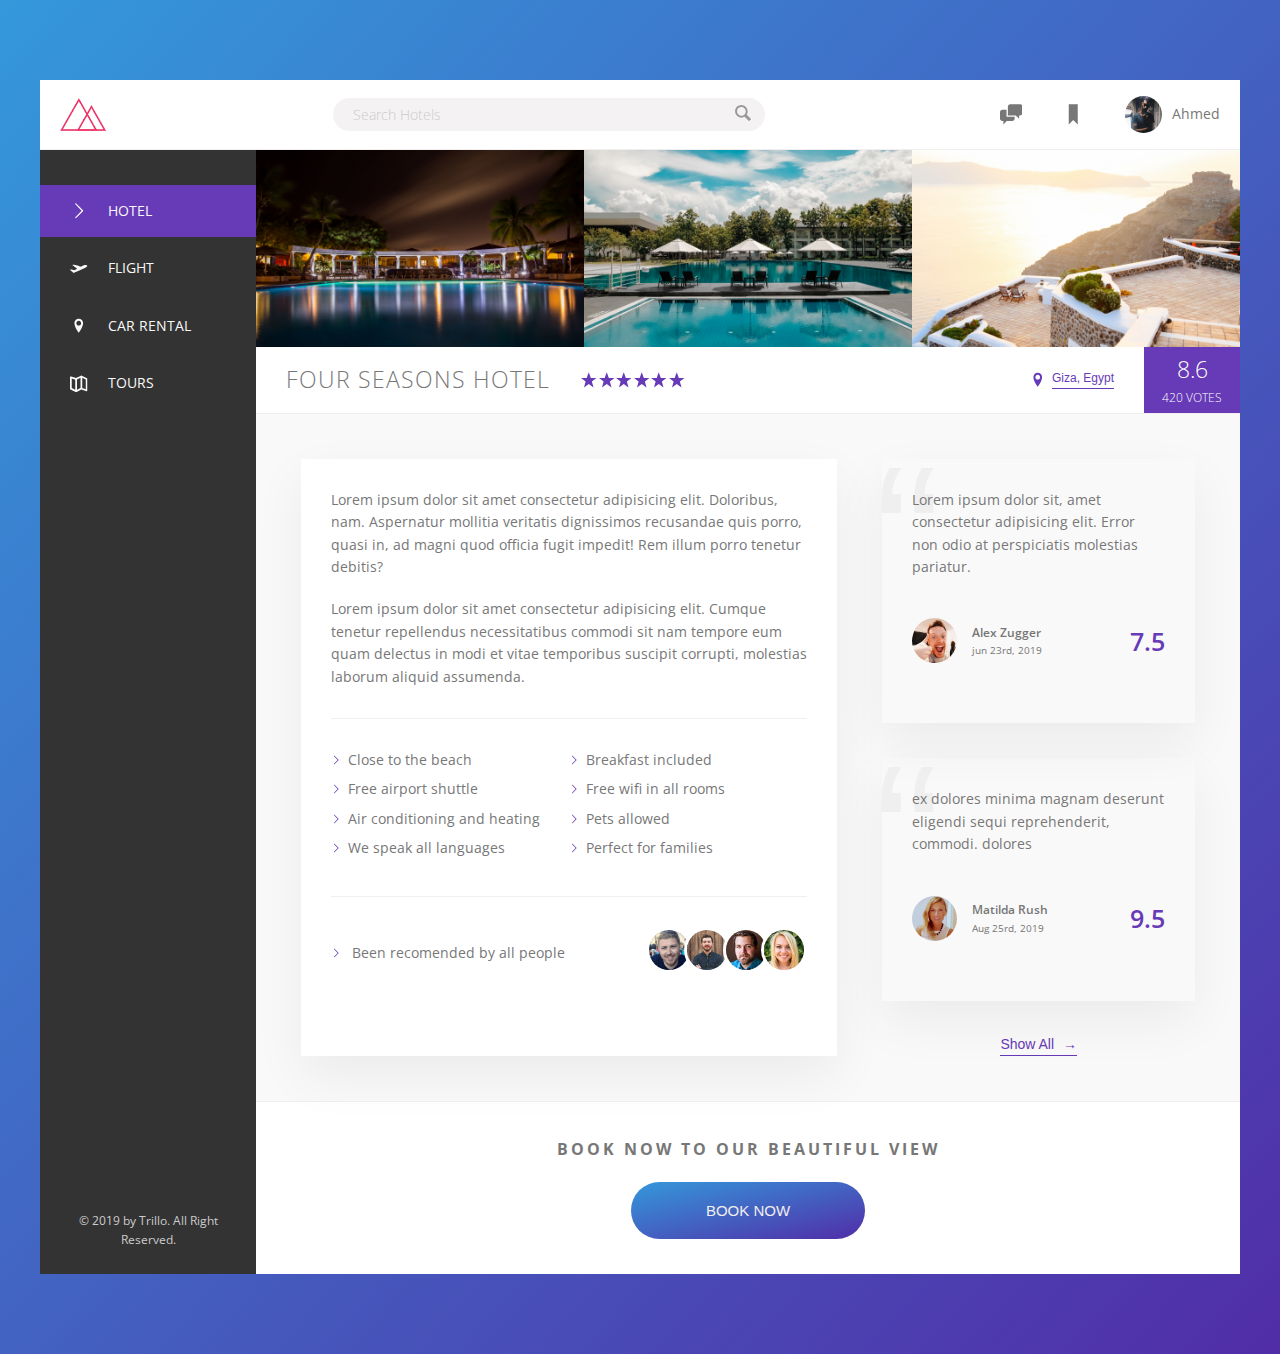
<file: index.html>
<!DOCTYPE html>
<html lang="en">

<head>
    <meta charset="UTF-8">
    <meta name="viewport" content="width=device-width, initial-scale=1.0">

    <link href="https://fonts.googleapis.com/css?family=Open+Sans:300,400,600" rel="stylesheet">
    <link rel="stylesheet" href="sass/main.css">
    <link rel="shortcut icon" type="image/png" href="img/favicon.png">

    <title>trillo &mdash; Your all-in-one booking app</title>
</head>

<body>
    <div class="cont">
        <header class="header">
            <img src="img/logo.png" alt="trillo logo" class="logo">

            <form action="#" class="search">
                <input type="text" placeholder="Search Hotels" class="search__input">
                <button class="search__btn">
                    <svg class="search__icon">
                        <use xlink:href="img/sprite.svg#icon-magnifying-glass"></use>
                    </svg>
                </button>
            </form>
            <nav class="user-nav">
                <div class="user-nav__icon-box">
                    <svg class="user-nav__icon">
                        <use xlink:href="img/sprite.svg#icon-chat"></use>
                    </svg>
                </div>
                <div class="user-nav__icon-box"><svg class="user-nav__icon">
                        <use xlink:href="img/sprite.svg#icon-bookmark"></use>
                    </svg>
                </div>
                <div class="user-nav__user">
                    <img src="img/mmm.jpg" alt="User Photo" class="user-nav__user-photo">
                    <span class="user-nav__user-name">Ahmed</span>
                </div>
            </nav>

        </header>

        <div class="content">
            <nav class="sidebar">
                <ul class="side-nav">
                    <li class="side-nav__item side-nav__item--active"><a href="#" class="side-nav__link"><svg
                                class="side-nav__icon">
                                <use xlink:href="img/sprite.svg#icon-chevron-thin-right"></use>
                            </svg><span class="side-nav__text">Hotel</span></a></li>
                    <li class="side-nav__item"><a href="#" class="side-nav__link"><svg class="side-nav__icon">
                                <use xlink:href="img/sprite.svg#icon-aircraft-take-off"></use>
                            </svg><span class="side-nav__text">flight</span></a></li>
                    <li class="side-nav__item"><a href="#" class="side-nav__link"><svg class="side-nav__icon">
                                <use xlink:href="img/sprite.svg#icon-location-pin"></use>
                            </svg><span class="side-nav__text">Car rental </span></a></li>
                    <li class="side-nav__item"><a href="#" class="side-nav__link"><svg class="side-nav__icon">
                                <use xlink:href="img/sprite.svg#icon-map"></use>
                            </svg><span class="side-nav__text">Tours</span></a></li>

                </ul>
                <div class="legal">
                    &copy; 2019 by Trillo. All Right Reserved.
                </div>
            </nav>
            <div class="hotel-view">
                <div class="gallery">
                    <div class="gallery_item"><img src="img/hotel-1.jpg" alt="Photo Gallery" class="gallery__photo">
                    </div>
                    <div class="gallery__item"><img src="img/hotel-2.jpg" alt="Photo Gallery" class="gallery__photo">
                    </div>
                    <div class="gallery__item"><img src="img/hotel-3.jpg" alt="Photo Gallery" class="gallery__photo">
                    </div>
                </div>
                <div class="overview">
                    <h1 class="overview__heading">Four Seasons Hotel</h1>
                    <div class="overview__stars">
                        <svg class="overview__star-icon">
                            <use xlink:href="img/sprite.svg#icon-star"></use>
                        </svg>
                        <svg class="overview__star-icon">
                            <use xlink:href="img/sprite.svg#icon-star"></use>
                        </svg>
                        <svg class="overview__star-icon">
                            <use xlink:href="img/sprite.svg#icon-star"></use>
                        </svg>
                        <svg class="overview__star-icon">
                            <use xlink:href="img/sprite.svg#icon-star"></use>
                        </svg>
                        <svg class="overview__star-icon">
                            <use xlink:href="img/sprite.svg#icon-star"></use>
                        </svg>
                        <svg class="overview__star-icon">
                            <use xlink:href="img/sprite.svg#icon-star"></use>
                        </svg>
                    </div>
                    <div class="overview__location">
                        <svg class="overview__location-icon">
                            <use xlink:href="img/sprite.svg#icon-location-pin"></use>
                        </svg>
                        <button class="btn-select">Giza, Egypt</button>
                    </div>
                    <div class="overview__rating">
                        <div class="overview__rating-average">
                            8.6
                        </div>
                        <div class="overview__rating-count">
                            420 votes
                        </div>
                    </div>
                </div>
                <div class="details">
                    <div class="description">

                        <p class="paragraph">Lorem ipsum dolor sit amet consectetur adipisicing elit. Doloribus, nam.
                            Aspernatur
                            mollitia veritatis dignissimos recusandae quis porro, quasi in, ad magni quod officia
                            fugit impedit! Rem illum porro tenetur debitis?</p>
                        <p class="paragraph">
                            Lorem ipsum dolor sit amet consectetur adipisicing elit. Cumque tenetur repellendus
                            necessitatibus commodi sit nam tempore eum quam delectus in modi et vitae temporibus
                            suscipit corrupti, molestias laborum aliquid assumenda.
                        </p>
                        <ul class="list">
                            <li class="list__item">Close to the beach</li>
                            <li class="list__item">Breakfast included</li>
                            <li class="list__item">Free airport shuttle</li>
                            <li class="list__item">Free wifi in all rooms</li>
                            <li class="list__item">Air conditioning and heating</li>
                            <li class="list__item">Pets allowed</li>
                            <li class="list__item">We speak all languages</li>
                            <li class="list__item">Perfect for families</li>
                        </ul>
                        <div class="recomend">
                            <p class="recomend__count">
                                Been recomended by all people
                            </p>
                            <div class="recomend__img">
                                <img src="img/user-3.jpg" alt="Photo" class="recomend__photo">
                                <img src="img/user-4.jpg" alt="Photo" class="recomend__photo">
                                <img src="img/user-5.jpg" alt="Photo" class="recomend__photo">
                                <img src="img/user-6.jpg" alt="Photo" class="recomend__photo">
                            </div>
                        </div>

                    </div>

                    <div class="user-reviews">
                        <figure class="review">
                            <blockquote class="review__text">Lorem ipsum dolor sit, amet consectetur adipisicing elit.
                                Error non odio at perspiciatis molestias pariatur.</blockquote>
                            <figcaption class="review__user-box">
                                <img src="img/user-1.jpg" alt="user-reivew" class="review__user-photo">
                                <div class="review__user">
                                    <p class="review__user-name">Alex Zugger</p>
                                    <p class="review__user-date">jun 23rd, 2019</p>
                                </div>
                                <div class="review__user-rating">
                                    7.5
                                </div>

                            </figcaption>


                        </figure>
                        <figure class="review">
                            <blockquote class="review__text"> ex dolores minima magnam deserunt
                                    eligendi sequi reprehenderit, commodi.
                                    dolores</blockquote>
                            <figcaption class="review__user-box">
                                <img src="img/user-2.jpg" alt="user-review" class="review__user-photo">
                                <div class="review__user">
                                    <p class="review__user-name">Matilda Rush</p>
                                    <p class="review__user-date">Aug 25rd, 2019</p>
                                </div>
                                <div class="review__user-rating">9.5

                                </div>

                            </figcaption>


                        </figure>
                        <button class="btn-select">Show All <span class="arrow">&rarr;</span></button>
                    </div>

                </div>
                <div class="cta">
                    <h2 class="cta__text">
                        Book now to our beautiful view
                    </h2>
                    <button class="btn">
                        <span class="visible">Book Now</span>
                        <span class="invisible">Only 4 room left!</span>
                    </button>


                </div>

            </div>
        </div>
    </div>
</body>

</html>
</file>
<file: sass/main.css>
/* COLORS */
/*$color-primary:#2980b9 ;
$color-primary-light: #3498db;
$color-primary-dark: #BA265D; */
* {
  margin: 0;
  padding: 0;
}

*,
*::before,
*::after {
  -webkit-box-sizing: inherit;
          box-sizing: inherit;
}

html {
  -webkit-box-sizing: border-box;
          box-sizing: border-box;
  font-size: 62.5%;
}

body {
  font-family: 'Open Sans' , sans-serif;
  font-weight: 400;
  line-height: 1.6;
  color: #777;
  background-image: -webkit-gradient(linear, left top, right bottom, from(#3498db), to(#512DA8));
  background-image: linear-gradient(to right bottom, #3498db, #512DA8);
  background-repeat: none;
  min-height: 100vh;
}

.cont {
  width: 120rem;
  margin: 8rem auto;
  background-color: #faf9f9;
  min-height: 50rem;
}

.header {
  font-size: 1.4rem;
  height: 7rem;
  background-color: #fff;
  border-bottom: 1px solid #f0eeee;
  display: -webkit-box;
  display: -ms-flexbox;
  display: flex;
  -webkit-box-pack: justify;
      -ms-flex-pack: justify;
          justify-content: space-between;
  -webkit-box-align: center;
      -ms-flex-align: center;
          align-items: center;
}

.content {
  display: -webkit-box;
  display: -ms-flexbox;
  display: flex;
}

.sidebar {
  background-color: #333;
  -webkit-box-flex: 0;
      -ms-flex: 0 0 18%;
          flex: 0 0 18%;
  display: -webkit-box;
  display: -ms-flexbox;
  display: flex;
  -webkit-box-orient: vertical;
  -webkit-box-direction: normal;
      -ms-flex-direction: column;
          flex-direction: column;
  -webkit-box-pack: justify;
      -ms-flex-pack: justify;
          justify-content: space-between;
}

.hotel-view {
  -webkit-box-flex: 1;
      -ms-flex: 1;
          flex: 1;
  background-color: #fff;
}

.details {
  display: -webkit-box;
  display: -ms-flexbox;
  display: flex;
  padding: 4.5rem;
  background-color: #faf9f9;
  border-bottom: 1px solid #f0eeee;
}

.description {
  font-size: 1.4rem;
  -webkit-box-flex: 0;
      -ms-flex: 0 0 60%;
          flex: 0 0 60%;
  background-color: #fff;
  margin-right: 4.5rem;
  -webkit-box-shadow: 0rem 2rem 5rem rgba(0, 0, 0, 0.06);
          box-shadow: 0rem 2rem 5rem rgba(0, 0, 0, 0.06);
  padding: 3rem;
}

.user-reviews {
  -webkit-box-flex: 1;
      -ms-flex: 1;
          flex: 1;
  background-color: #faf9f9;
  font-size: 1.4rem;
  display: -webkit-box;
  display: -ms-flexbox;
  display: flex;
  -webkit-box-orient: vertical;
  -webkit-box-direction: normal;
      -ms-flex-direction: column;
          flex-direction: column;
  -webkit-box-align: center;
      -ms-flex-align: center;
          align-items: center;
}

.btn-select {
  display: inline-block;
  border: none;
  color: #673AB7;
  background-color: transparent;
  padding-bottom: 3px;
  border-bottom: 1px solid currentColor;
  font-size: inherit;
  cursor: pointer;
  -webkit-transition: all .3s;
  transition: all .3s;
}

.btn-select:hover {
  color: black;
}

.btn-select:hover .arrow {
  margin-left: 1.5rem;
  -webkit-transition: margin-left .3s;
  transition: margin-left .3s;
}

.paragraph:not(:last-of-type) {
  margin-bottom: 2rem;
}

.list {
  list-style: none;
  margin: 3rem 0;
  padding: 3rem 0;
  border-top: 1px solid #f0eeee;
  border-bottom: 1px solid #f0eeee;
  display: -webkit-box;
  display: -ms-flexbox;
  display: flex;
  -ms-flex-wrap: wrap;
      flex-wrap: wrap;
}

.list__item {
  -webkit-box-flex: 0;
      -ms-flex: 0 0 50%;
          flex: 0 0 50%;
  margin-bottom: 0.7rem;
}

.list__item::before {
  content: "";
  display: inline-block;
  width: 1rem;
  height: 1rem;
  -webkit-mask-image: url("../img/SVG/chevron-thin-right.svg");
  background-color: #673AB7;
  -webkit-mask-size: cover;
  margin-right: .7rem;
}

.logo {
  height: 3.25rem;
  margin-left: 2rem;
  color: #673AB7;
}

.search {
  -webkit-box-flex: 0;
      -ms-flex: 0 0 40%;
          flex: 0 0 40%;
  display: -webkit-box;
  display: -ms-flexbox;
  display: flex;
  -webkit-box-pack: center;
      -ms-flex-pack: center;
          justify-content: center;
  -ms-flex-item-align: center;
      align-self: center;
}

.search__input {
  border: none;
  font-size: inherit;
  font-family: inherit;
  background-color: #f4f2f2;
  color: inherit;
  border-radius: 100px;
  width: 90%;
  padding: 0.7rem 2rem;
  -webkit-transition: all 0.2s;
  transition: all 0.2s;
}

.search__input:focus {
  width: 100%;
  outline: none;
}

.search__input::-webkit-input-placeholder {
  color: #ccc;
  font-weight: 100;
}

.search__btn {
  border: none;
  margin-left: -3.25rem;
  background-color: #f4f2f2;
  -webkit-transition: all 0.2s;
  transition: all 0.2s;
}

.search__btn:focus {
  outline: none;
}

.search__btn:active {
  -webkit-transform: translateY(1px);
          transform: translateY(1px);
}

.search__icon {
  height: 2rem;
  width: 2rem;
  fill: #999;
}

.user-nav {
  -ms-flex-item-align: stretch;
      align-self: stretch;
  display: -webkit-box;
  display: -ms-flexbox;
  display: flex;
  -webkit-box-align: center;
      -ms-flex-align: center;
          align-items: center;
}

.user-nav > * {
  padding: 0 2rem;
  cursor: pointer;
  height: 100%;
  display: -webkit-box;
  display: -ms-flexbox;
  display: flex;
  -webkit-box-align: center;
      -ms-flex-align: center;
          align-items: center;
}

.user-nav > *:hover {
  background-color: #ccc;
}

.user-nav__icon {
  height: 2.25rem;
  width: 2.25rem;
  fill: #777;
}

.user-nav__user {
  margin-right: -.005rem;
}

.user-nav__user-photo {
  height: 3.75rem;
  border-radius: 50%;
  margin-right: 1rem;
}

.side-nav {
  margin-top: 3.5rem;
  font-size: 1.4rem;
  list-style: none;
}

.side-nav__item {
  position: relative;
}

.side-nav__item:not(:last-child) {
  margin-bottom: 0.5rem;
}

.side-nav__item::before {
  content: "";
  background-color: #673AB7;
  position: absolute;
  top: 0;
  left: 0;
  height: 100%;
  width: 3px;
  -webkit-transform-origin: top;
          transform-origin: top;
  -webkit-transform: scaleY(0);
          transform: scaleY(0);
  -webkit-transition: width 0.4s cubic-bezier(1, 0, 0, 1) 0.2s, background-color 0.2s, -webkit-transform 0.2s;
  transition: width 0.4s cubic-bezier(1, 0, 0, 1) 0.2s, background-color 0.2s, -webkit-transform 0.2s;
  transition: transform 0.2s, width 0.4s cubic-bezier(1, 0, 0, 1) 0.2s, background-color 0.2s;
  transition: transform 0.2s, width 0.4s cubic-bezier(1, 0, 0, 1) 0.2s, background-color 0.2s, -webkit-transform 0.2s;
}

.side-nav__item:hover::before, .side-nav__item--active::before {
  -webkit-transform: scaleY(1);
          transform: scaleY(1);
  width: 100%;
}

.side-nav__item:active::before {
  background-color: #3498db;
}

.side-nav__link:link, .side-nav__link:visited {
  text-transform: uppercase;
  text-decoration: none;
  color: #faf9f9;
  display: block;
  padding: 1.5rem 3rem;
  display: -webkit-box;
  display: -ms-flexbox;
  display: flex;
  -webkit-box-align: center;
      -ms-flex-align: center;
          align-items: center;
  position: relative;
  z-index: 10;
}

.side-nav__icon {
  width: 1.75rem;
  height: 1.75rem;
  fill: currentColor;
  margin-right: 2rem;
}

.side-nav__text {
  text-align: center;
}

.legal {
  font-size: 1.2rem;
  color: #ccc;
  text-align: center;
  padding: 2.5rem;
}

.gallery {
  display: -webkit-box;
  display: -ms-flexbox;
  display: flex;
}

.gallery__photo {
  width: 100%;
  display: block;
}

.overview {
  display: -webkit-box;
  display: -ms-flexbox;
  display: flex;
  -webkit-box-align: center;
      -ms-flex-align: center;
          align-items: center;
  border-bottom: 1px solid #f0eeee;
}

.overview__heading {
  font-size: 2.25rem;
  font-weight: 300;
  padding: 1.5rem 3rem;
  text-transform: uppercase;
  letter-spacing: 1px;
}

.overview__stars {
  margin-right: auto;
  display: -webkit-box;
  display: -ms-flexbox;
  display: flex;
}

.overview__star-icon {
  height: 1.75rem;
  width: 1.75rem;
  fill: #673AB7;
}

.overview__location {
  font-size: 1.2rem;
  display: -webkit-box;
  display: -ms-flexbox;
  display: flex;
  -webkit-box-align: center;
      -ms-flex-align: center;
          align-items: center;
  margin-right: 3rem;
}

.overview__loctaion:hover {
  background-color: #777;
}

.overview__location-icon {
  height: 1.75rem;
  width: 1.75rem;
  fill: #673AB7;
  margin-right: .5rem;
}

.overview__rating {
  background-color: #673AB7;
  color: #fff;
  -ms-flex-item-align: stretch;
      align-self: stretch;
  padding: 0 1.8rem;
  display: -webkit-box;
  display: -ms-flexbox;
  display: flex;
  -webkit-box-orient: vertical;
  -webkit-box-direction: normal;
      -ms-flex-direction: column;
          flex-direction: column;
  -webkit-box-pack: center;
      -ms-flex-pack: center;
          justify-content: center;
  -webkit-box-align: center;
      -ms-flex-align: center;
          align-items: center;
}

.overview__rating-average {
  font-size: 2.25rem;
  font-weight: 300;
}

.overview__rating-count {
  font-weight: 300;
  font-size: 1.2rem;
  text-transform: uppercase;
}

.recomend {
  display: -webkit-box;
  display: -ms-flexbox;
  display: flex;
  -webkit-box-align: center;
      -ms-flex-align: center;
          align-items: center;
}

.recomend__count {
  margin-right: auto;
}

.recomend__count::before {
  content: "";
  display: inline-block;
  width: 1rem;
  height: 1rem;
  -webkit-mask-image: url("../img/SVG/chevron-thin-right.svg");
  background-color: #673AB7;
  -webkit-mask-size: cover;
  margin-right: .7rem;
}

.recomend__photo {
  width: 4rem;
  height: 4rem;
  border-radius: 50%;
  border: 3px solid #fff;
  -webkit-box-sizing: content-box;
          box-sizing: content-box;
}

.recomend__photo:not(:last-child) {
  margin-right: -1.15rem;
}

.review {
  -webkit-box-shadow: 0rem 2rem 5rem rgba(0, 0, 0, 0.06);
          box-shadow: 0rem 2rem 5rem rgba(0, 0, 0, 0.06);
  margin-bottom: 3.5rem;
  padding: 3rem;
  position: relative;
}

.review__text {
  margin-bottom: 1rem;
  z-index: 10;
  position: relative;
}

.review__user-box {
  display: -webkit-box;
  display: -ms-flexbox;
  display: flex;
  -webkit-box-align: center;
      -ms-flex-align: center;
          align-items: center;
  padding: 3rem 0rem;
  -webkit-box-pack: space-evenly;
      -ms-flex-pack: space-evenly;
          justify-content: space-evenly;
}

.review__user-photo {
  height: 4.5rem;
  width: 4.5rem;
  border-radius: 50%;
  margin-right: 1.5rem;
}

.review__user-name {
  font-size: 1.2rem;
  font-weight: 600;
}

.review__user-date {
  font-size: 1rem;
}

.review__user-rating {
  margin-left: auto;
  font-size: 2.5rem;
  font-weight: 600;
  color: #673AB7;
}

.review::before {
  content: "\201C";
  position: absolute;
  top: -2.2rem;
  left: -0.8rem;
  line-height: 1;
  font-family: sans-serif;
  font-size: 20rem;
  color: #ccc;
  opacity: 0.2;
  z-index: 1;
  overflow: hidden;
}

.arrow {
  margin-left: .5rem;
}

.cta {
  padding: 3.5rem 0;
  text-align: center;
}

.cta__text {
  font-size: 1.6rem;
  text-transform: uppercase;
  margin-bottom: 2rem;
  letter-spacing: 3px;
}

.btn {
  border: none;
  background-image: -webkit-gradient(linear, left top, right bottom, from(#3498db), to(#512DA8));
  background-image: linear-gradient(to right bottom, #3498db, #512DA8);
  border-radius: 100px;
  font-size: 1.5rem;
  color: #f0eeee;
  text-transform: uppercase;
  font-weight: 300;
  position: relative;
  cursor: pointer;
  overflow: hidden;
}

.btn .visible {
  padding: 2rem 7.5rem;
  display: inline-block;
  width: 100%;
  height: 100%;
  -webkit-transition: .2s;
  transition: .2s;
}

.btn .invisible {
  display: inline-block;
  width: 100%;
  height: 100%;
  position: absolute;
  top: -100%;
  left: 0;
  padding: 2rem 0;
  -webkit-transition: all .2s;
  transition: all .2s;
}

.btn:hover .visible {
  -webkit-transform: translateY(100%);
          transform: translateY(100%);
}

.btn:hover .invisible {
  top: 0;
}

.btn:focus {
  outline: none;
}
/*# sourceMappingURL=main.css.map */
</file>
